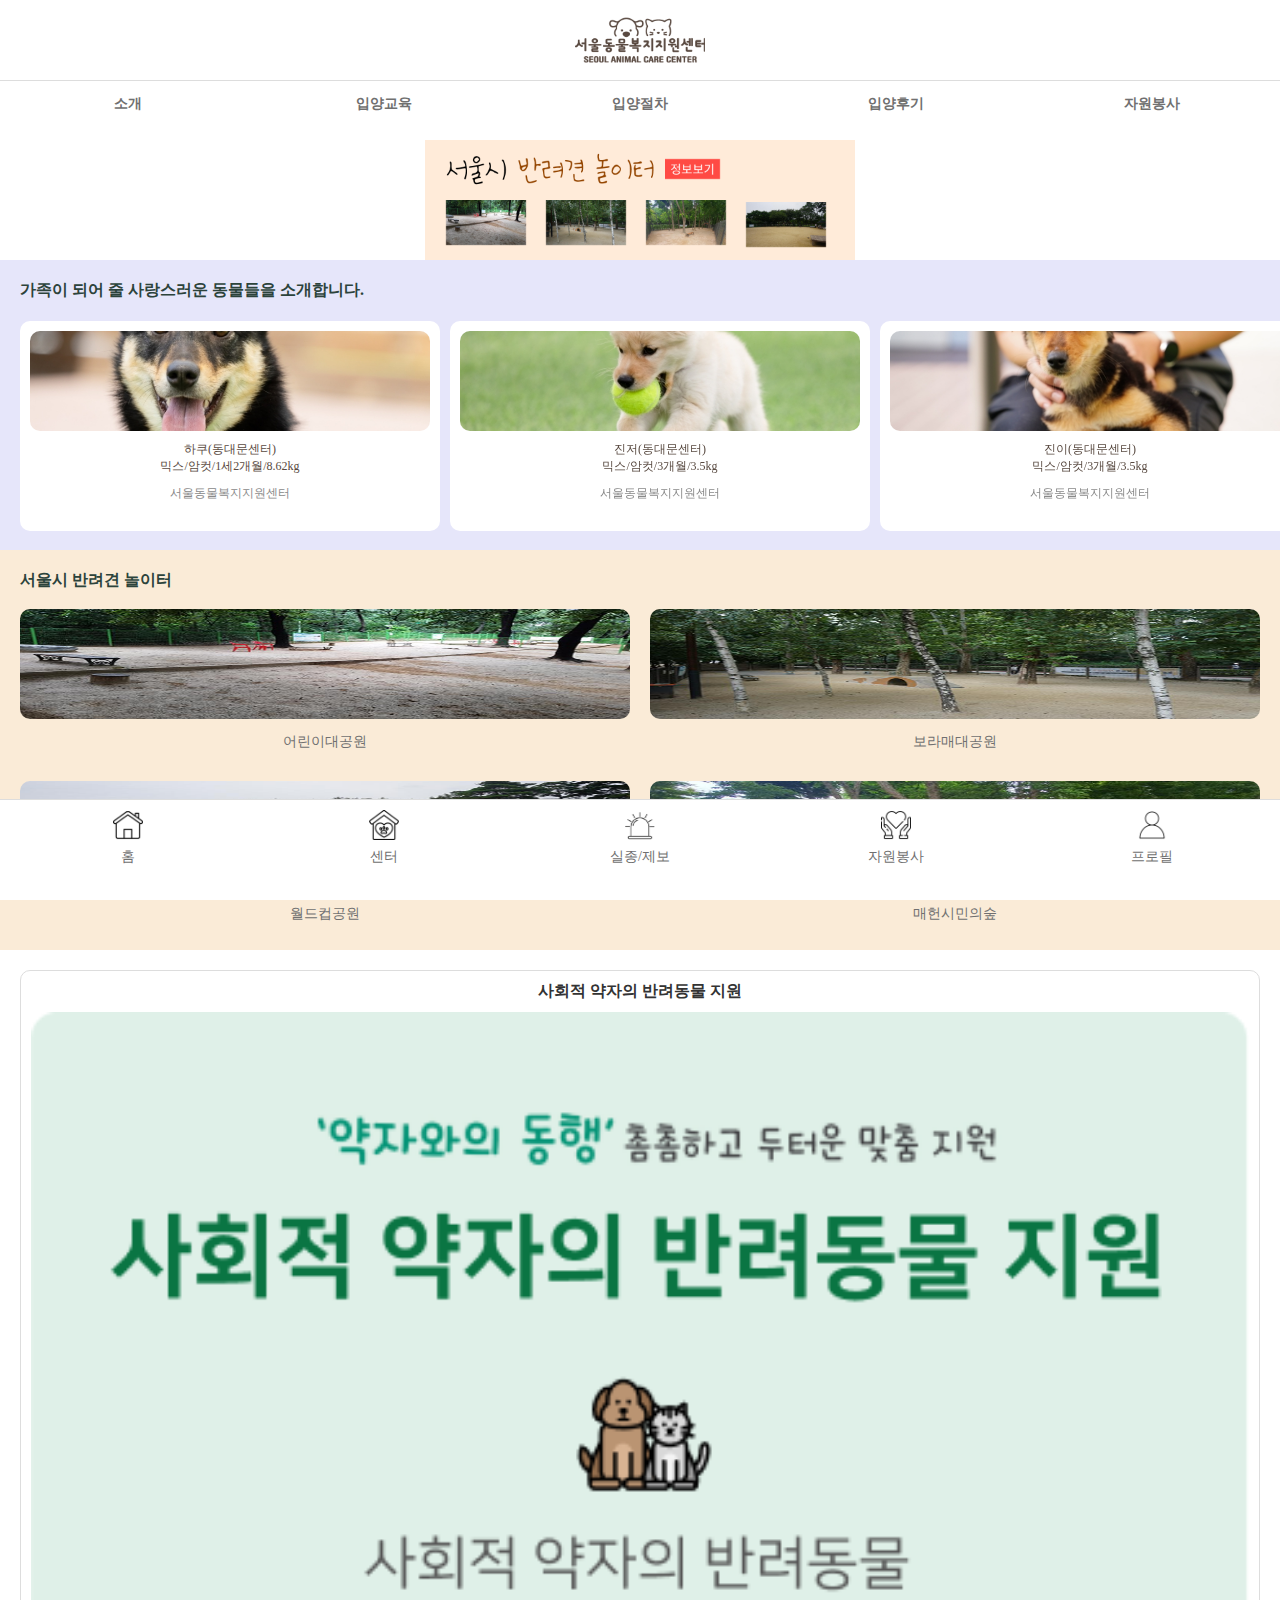
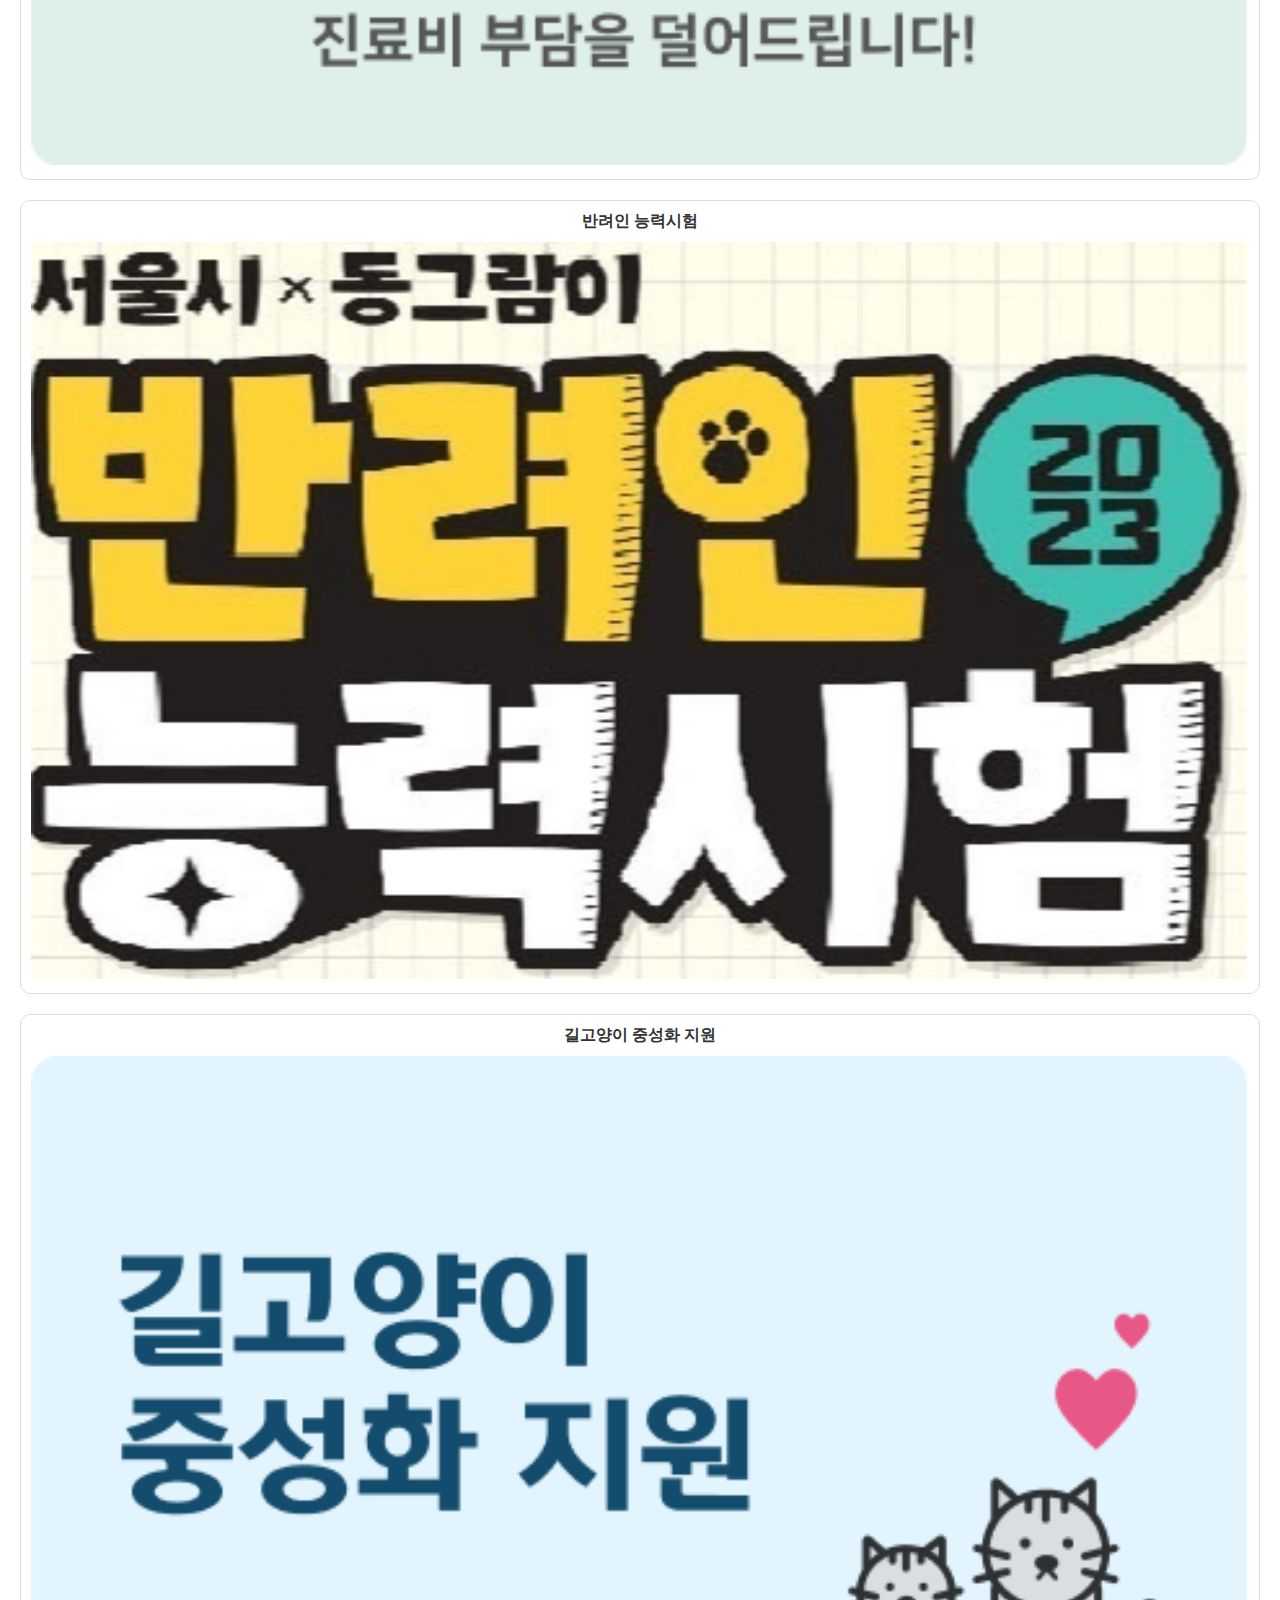
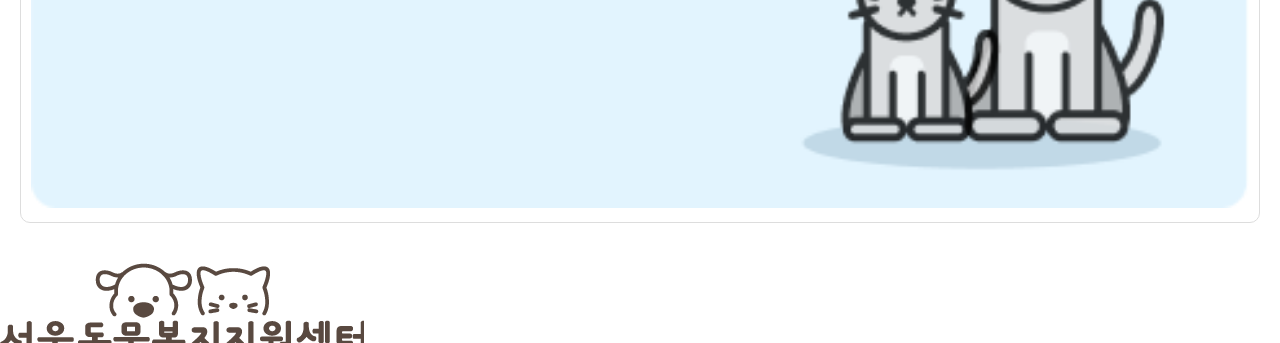
<file: index.html>
<!DOCTYPE html>
<html lang="ko">

<head>
    <meta charset="UTF-8">
    <meta name="viewport" content="width=device-width, initial-scale=1.0">
    <title>서울동물복지지원센터</title>
    <script src="https://code.jquery.com/jquery-3.7.1.js"
        integrity="sha256-eKhayi8LEQwp4NKxN+CfCh+3qOVUtJn3QNZ0TciWLP4=" crossorigin="anonymous"></script>
    <link rel="stylesheet" href="css/style.css">
    <link rel="stylesheet" href="https://cdn.jsdelivr.net/npm/swiper@11/swiper-bundle.min.css" />
</head>

<body>

    <div id="wrap">

        <header class="header">
            <h2><a href="index.html"><img src="img/logo-animalcare.png" alt=""></a></h2>
        </header>
        <section>
            <article>
                <ul class="topMenu">
                    <li><a href="vision.html">소개</a></li>
                    <li><a href="education.html">입양교육</a></li>
                    <li><a href="guide.html">입양절차</a></li>
                    <li><a href="">입양후기</a></li>
                    <li><a href="volunteer.html">자원봉사</a></li>
                </ul>
            </article>
            <article class="slide">
                <ul>
                    <li><img src="img/1.png" alt=""></li>
                    <li><img src="img/2.png" alt=""></li>
                    <li><img src="img/3.png" alt=""></li>
                </ul>
            </article>
            <article class="banner">
                <div class="text">
                    <p>가족이 되어 줄 사랑스러운 동물들을 소개합니다.</p>
                </div>
                <div class="swiper mySwiper">
                    <div class="swiper-wrapper">
                        <div class="swiper-slide">
                            <div class="inner"><a href="">
                                    <div>
                                        <img src="img/하쿠/메인.jpg" alt="">
                                        <ul>
                                            <li>하쿠(동대문센터)</li>
                                            <li>믹스/암컷/1세2개월/8.62kg</li>
                                        </ul>
                                        <div class="mark-text">서울동물복지지원센터</div>
                                    </div>
                                </a></div>
                        </div>
                        <div class="swiper-slide">
                            <div class="inner"><a href="">
                                    <div>
                                        <img src="img/진저/메인 (1).jpg" alt="">
                                        <ul>
                                            <li>진저(동대문센터)</li>
                                            <li>믹스/암컷/3개월/3.5kg</li>
                                        </ul>
                                        <div class="mark-text">서울동물복지지원센터</div>
                                    </div>
                                </a></div>
                        </div>
                        <div class="swiper-slide">
                            <div class="inner"><a href="">
                                    <div>
                                        <img src="img/진이/메인 (2).jpg" alt="">
                                        <ul>
                                            <li>진이(동대문센터)</li>
                                            <li>믹스/암컷/3개월/3.5kg</li>
                                        </ul>
                                        <div class="mark-text">서울동물복지지원센터</div>
                                    </div>
                                </a></div>
                        </div>
                        <div class="swiper-slide">
                            <div class="inner"><a href="">
                                    <div>
                                        <img src="img/정금/정금.JPG" alt="">
                                        <ul>
                                            <li>정금(마포센터-임시보호가능)</li>
                                            <li>믹스/암컷/3세 11개월/4.93kg</li>
                                        </ul>
                                        <div class="mark-text">서울동물복지지원센터</div>
                                    </div>
                                </a></div>
                        </div>
                        <div class="swiper-slide">
                            <div class="inner"><a href="">
                                    <div>
                                        <img src="img/찹쌀/찹쌀.jpg" alt="">
                                        <ul>
                                            <li>찹쌀(동대문센터)</li>
                                            <li>스피츠/수컷/2세 9개월/8.4kg</li>
                                        </ul>
                                        <div class="mark-text">서울동물복지지원센터</div>
                                    </div>
                                </a></div>
                        </div>
                        <div class="swiper-slide">
                            <div class="inner"><a href="">
                                    <div>
                                        <img src="img/천금/천금.jpg" alt="">
                                        <ul>
                                            <li>천금(마포센터-임시보호가능)</li>
                                            <li>믹스/암컷/3세 7개월/4.12kg</li>
                                        </ul>
                                        <div class="mark-text">서울동물복지지원센터</div>
                                    </div>
                                </a></div>
                        </div>
                        <div class="swiper-slide">
                            <div class="inner"><a href="">
                                    <div>
                                        <img src="img/코비/메인 (2) (1).jpg" alt="">
                                        <ul>
                                            <li>코비(입양신청마감-동대문센터)</li>
                                            <li>폼피츠/수컷/3세 2개월/9.1kg</li>
                                        </ul>
                                        <div class="mark-text">서울동물복지지원센터</div>
                                    </div>
                                </a></div>
                        </div>
                        <div class="swiper-slide">
                            <div class="inner"><a href="">
                                    <div>
                                        <img src="img/크롱/크롱.jpg" alt="">
                                        <ul>
                                            <li>크롱(마포센터-임시보호가능)</li>
                                            <li>믹스/수컷/2세 6개월/3.93kg</li>
                                        </ul>
                                        <div class="mark-text">서울동물복지지원센터</div>
                                    </div>
                                </a></div>
                        </div>
                        <div class="swiper-slide">
                            <div class="inner"><a href="">
                                    <div>
                                        <img src="img/올리/메인 (5).jpg" alt="">
                                        <ul>
                                            <li>올리(입양신청마감-동대문센터)</li>
                                            <li>믹스/수컷/3개월/3.8kg</li>
                                        </ul>
                                        <div class="mark-text">서울동물복지지원센터</div>
                                    </div>
                                </a></div>
                        </div>
                        <div class="swiper-slide">
                            <div class="inner"><a href="">
                                    <div>
                                        <img src="img/신비/KakaoTalk_20240417_155535383_16.jpg" alt="">
                                        <ul>
                                            <li>신비(동대문센터)</li>
                                            <li>폼피츠/암컷/1세 2개월/6.2kg</li>
                                        </ul>
                                        <div class="mark-text">서울동물복지지원센터</div>
                                    </div>
                                </a></div>
                        </div>
                        <div class="swiper-slide">
                            <div class="inner"><a href="">
                                    <div>
                                        <img src="img/순금/순금.jpg" alt="">
                                        <ul>
                                            <li>순금(마포센터-임시보호가능)</li>
                                            <li>비숑프리제/수컷/3세 11개월/4.05kg</li>
                                        </ul>
                                        <div class="mark-text">서울동물복지지원센터</div>
                                    </div>
                                </a></div>
                        </div>
                        <div class="swiper-slide">
                            <div class="inner"><a href="">
                                    <div>
                                        <img src="img/새로/새로.JPG" alt="">
                                        <ul>
                                            <li>새로(마포센터-임시보호가능)</li>
                                            <li>포메라니안/암컷/6세 10개월/3.3kg</li>
                                        </ul>
                                        <div class="mark-text">서울동물복지지원센터</div>
                                    </div>
                                </a></div>
                        </div>
                        <div class="swiper-slide">
                            <div class="inner"><a href="">
                                    <div>
                                        <img src="img/빙글/빙글.JPG" alt="">
                                        <ul>
                                            <li>빙글(마포센터-임시보호가능)</li>
                                            <li>믹스/암컷/6세 11개월/4.61kg</li>
                                        </ul>
                                        <div class="mark-text">서울동물복지지원센터</div>
                                    </div>
                                </a></div>
                        </div>
                        <div class="swiper-slide">
                            <div class="inner"><a href="">
                                    <div>
                                        <img src="img/버터/버터.JPG" alt="">
                                        <ul>
                                            <li>버터(마포센터-임시보호가능)</li>
                                            <li>푸들/암컷/12세 /3.22kg</li>
                                        </ul>
                                        <div class="mark-text">서울동물복지지원센터</div>
                                    </div>
                                </a></div>
                        </div>
                        <div class="swiper-slide">
                            <div class="inner"><a href="">
                                    <div>
                                        <img src="img/박이/메인 (3).jpg" alt="">
                                        <ul>
                                            <li>박이(동대문센터)</li>
                                            <li>믹스/수컷/3개월/4.7kg</li>
                                        </ul>
                                        <div class="mark-text">서울동물복지지원센터</div>
                                    </div>
                                </a></div>
                        </div>
                        <div class="swiper-slide">
                            <div class="inner"><a href="">
                                    <div>
                                        <img src="img/무화/무화.JPG" alt="">
                                        <ul>
                                            <li>무화(마포센터-임시보호중)</li>
                                            <li>말티즈/수컷/16세 /5.3kg</li>
                                        </ul>
                                        <div class="mark-text">서울동물복지지원센터</div>
                                    </div>
                                </a></div>
                        </div>
                        <div class="swiper-slide">
                            <div class="inner"><a href="">
                                    <div>
                                        <img src="img/마루/마루.jpg" alt="">
                                        <ul>
                                            <li>마루(마포센터-임시보호중)</li>
                                            <li>말티즈/수컷/12세 /2.34kg</li>
                                        </ul>
                                        <div class="mark-text">서울동물복지지원센터</div>
                                    </div>
                                </a></div>
                        </div>
                        <div class="swiper-slide">
                            <div class="inner"><a href="">
                                    <div>
                                        <img src="img/마롱/메인 (4).jpg" alt="">
                                        <ul>
                                            <li>마롱(동대문센터)</li>
                                            <li>믹스/암컷/3개월/4.2kg</li>
                                        </ul>
                                        <div class="mark-text">서울동물복지지원센터</div>
                                    </div>
                                </a></div>
                        </div>
                        <div class="swiper-slide">
                            <div class="inner"><a href="">
                                    <div>
                                        <img src="img/리듬/P1013721.jpg" alt="">
                                        <ul>
                                            <li>리듬(마포센터)</li>
                                            <li>믹스/암컷/3세 2개월/3.62kg</li>
                                        </ul>
                                        <div class="mark-text">서울동물복지지원센터</div>
                                    </div>
                                </a></div>
                        </div>
                        <div class="swiper-slide">
                            <div class="inner"><a href="">
                                    <div>
                                        <img src="img/루팡/루팡.jpg" alt="">
                                        <ul>
                                            <li>루팡(마포센터-임시보호가능)</li>
                                            <li>믹스/암컷/5세 1개월/4.45kg</li>
                                        </ul>
                                        <div class="mark-text">서울동물복지지원센터</div>
                                    </div>
                                </a></div>
                        </div>
                        <div class="swiper-slide">
                            <div class="inner"><a href="">
                                    <div>
                                        <img src="img/로이스/로이스.JPG" alt="">
                                        <ul>
                                            <li>로이스(마포센터-입양전제임보만가능)</li>
                                            <li>믹스/수컷/4세 2개월/5.98kg</li>
                                        </ul>
                                        <div class="mark-text">서울동물복지지원센터</div>
                                    </div>
                                </a></div>
                        </div>
                        <div class="swiper-slide">
                            <div class="inner"><a href="">
                                    <div>
                                        <img src="img/라면/FQ_09793.jpg" alt="">
                                        <ul>
                                            <li>라면(마포센터)</li>
                                            <li>푸들/수컷/6세 2개월/3.9kg</li>
                                        </ul>
                                        <div class="mark-text">서울동물복지지원센터</div>
                                    </div>
                                </a></div>
                        </div>
                        <div class="swiper-slide">
                            <div class="inner"><a href="">
                                    <div>
                                        <img src="img/라니/240504_DSC08848-2.jpg" alt="">
                                        <ul>
                                            <li>라니(동대문센터)</li>
                                            <li>닥스훈트/수컷/1세 7개월/4.37kg</li>
                                        </ul>
                                        <div class="mark-text">서울동물복지지원센터</div>
                                    </div>
                                </a></div>
                        </div>
                        <div class="swiper-slide">
                            <div class="inner"><a href="">
                                    <div>
                                        <img src="img/덕순이/240504_DSC09399-3.jpg" alt="">
                                        <ul>
                                            <li>덕순이(임시보호 가능-동대문센터)</li>
                                            <li>믹스/암컷/8개월/7.0kg</li>
                                        </ul>
                                        <div class="mark-text">서울동물복지지원센터</div>
                                    </div>
                                </a></div>
                        </div>
                        <div class="swiper-slide">
                            <div class="inner"><a href="">
                                    <div>
                                        <img src="img/닝구/P1010211.JPG" alt="">
                                        <ul>
                                            <li>닝구(마포센터)</li>
                                            <li>믹스/암컷/3세 3개월/5.57kg</li>
                                        </ul>
                                        <div class="mark-text">서울동물복지지원센터</div>
                                    </div>
                                </a></div>
                        </div>
                        <div class="swiper-slide">
                            <div class="inner"><a href="">
                                    <div>
                                        <img src="img/넝쿨/넝쿨.JPG" alt="">
                                        <ul>
                                            <li>넝쿨(마포센터)</li>
                                            <li>믹스/암컷/3세 3개월/4.05kg</li>
                                        </ul>
                                        <div class="mark-text">서울동물복지지원센터</div>
                                    </div>
                                </a></div>
                        </div>
                        <div class="swiper-slide">
                            <div class="inner"><a href="">
                                    <div>
                                        <img src="img/너플/나플.JPG" alt="">
                                        <ul>
                                            <li>나플(마포센터-입양전제임시보호만가능)</li>
                                            <li>믹스/암컷/2세 4개월/4.84kg</li>
                                        </ul>
                                        <div class="mark-text">서울동물복지지원센터</div>
                                    </div>
                                </a></div>
                        </div>
                        <div class="swiper-slide">
                            <div class="inner"><a href="">
                                    <div>
                                        <img src="img/너도/너도.JPG" alt="">
                                        <ul>
                                            <li>너도(마포센터-입양전제임보만가능)</li>
                                            <li>믹스/암컷/1세 4개월/5.35kg</li>
                                        </ul>
                                        <div class="mark-text">서울동물복지지원센터</div>
                                    </div>
                                </a></div>
                        </div>
                        <div class="swiper-slide">
                            <div class="inner"><a href="">
                                    <div>
                                        <img src="img/남주/남주.JPG" alt="">
                                        <ul>
                                            <li>남주(마포센터-입양전제임보만가능)</li>
                                            <li>믹스/암컷/3세 4개월/3.02kg</li>
                                        </ul>
                                        <div class="mark-text">서울동물복지지원센터</div>
                                    </div>
                                </a></div>
                        </div>
                        <div class="swiper-slide">
                            <div class="inner"><a href="">
                                    <div>
                                        <img src="img/나노/나노.jpg" alt="">
                                        <ul>
                                            <li>나노(마포센터-임시보호가능)</li>
                                            <li>믹스/수컷/4세 3개월/7.95kg</li>
                                        </ul>
                                        <div class="mark-text">서울동물복지지원센터</div>
                                    </div>
                                </a></div>
                        </div>
                        <div class="swiper-slide">
                            <div class="inner"><a href="">
                                    <div>
                                        <img src="img/계피/계피.JPG" alt="">
                                        <ul>
                                            <li>계피(마포센터)</li>
                                            <li>믹스/암컷/3세 5개월/3.1kg</li>
                                        </ul>
                                        <div class="mark-text">서울동물복지지원센터</div>
                                    </div>
                                </a></div>
                        </div>
                        <div class="swiper-slide">
                            <div class="inner"><a href="">
                                    <div>
                                        <img src="img/강플/강플.JPG" alt="">
                                        <ul>
                                            <li>강플(마포센터-임시보호가능)</li>
                                            <li>믹스/암컷/3세 5개월/6.4kg</li>
                                        </ul>
                                        <div class="mark-text">서울동물복지지원센터</div>
                                    </div>
                                </a></div>
                        </div>
                        <div class="swiper-slide">
                            <div class="inner">
                                <a href="">
                                    <div>
                                        <img src="img/가나/가나.JPG" alt="">
                                        <ul>
                                            <li>가나(마포센터-임시보호가능)</li>
                                            <li>믹스/암컷/2세 5개월/6.24kg</li>
                                        </ul>
                                        <div class="mark-text">서울동물복지지원센터</div>
                                    </div>
                                </a>
                            </div>
                        </div>

                    </div>
                </div>
            </article>
            <article class="play-ground">
                <h2>서울시 반려견 놀이터</h2>
                <a href="">더보기</a>
                <div class="play-inner">
                    <ul>
                        <li><a href=""><img src="img/childpark.png" alt=""></a>
                            <p>어린이대공원</p>
                        </li>
                        <li><a href=""><img src="img/borame.png" alt=""></a>
                            <p>보라매대공원</p>
                        </li>
                        <li><a href=""><img src="img/worldcup.png" alt=""></a>
                            <p>월드컵공원</p>
                        </li>
                        <li><a href=""><img src="img/mehyun.png" alt=""></a>
                            <p>매헌시민의숲</p>
                        </li>
                    </ul>
                </div>
            </article>
            <article class="content">
                <ul>
                    <li>
                        <div class="inner">
                            <a href="">
                                <h2>사회적 약자의 반려동물 지원</h2>
                                <img src="img/hospital.png" alt="">
                            </a>

                        </div>
                    </li>
                    <li>
                        <div class="inner">
                            <a href="">
                                <h2>반려인 능력시험</h2>
                                <img src="img/testposter.png" alt="">
                            </a>

                        </div>
                    </li>
                    <li>
                        <div class="inner">
                            <a href="">
                                <h2>길고양이 중성화 지원</h2>
                                <img src="img/catsupport.png" alt="">
                            </a>

                        </div>
                    </li>
                </ul>
            </article>

            <article>
                <ul class="tabMenu">
                    <li><a href="index.html"><img src="img/home.png" alt="">
                            <p>홈</p>
                        </a></li>

                    <li><a href=""><img src="img/center2.png" alt="">
                            <p>센터</p>
                        </a></li>
                    <li><a href=""><img src="img/siren.png" alt="">
                            <p>실종/제보</p>
                        </a></li>
                    <li><a href="volunteer.html"><img src="img/free.png" alt="">
                            <p>자원봉사</p>
                        </a></li>
                    <li><a href=""><img src="img/pro.png" alt="">
                            <p>프로필</p>
                        </a></li>
                </ul>
            </article>
        </section>
        <section class="splash">
            <img src="img/logo-animalcare.png" alt="">
        </section>
        <footer></footer>
    </div>
    <script src="js/script.js"></script>
    <script src="https://cdn.jsdelivr.net/npm/swiper@11/swiper-bundle.min.js"></script>
    <script>
        var swiper = new Swiper(".mySwiper", {
            slidesPerView: 3,
            spaceBetween: 10,
            freeMode: true,
            pagination: {
                el: ".swiper-pagination",
                clickable: true,
            },
        });
    </script>
</body>

</html>
</file>
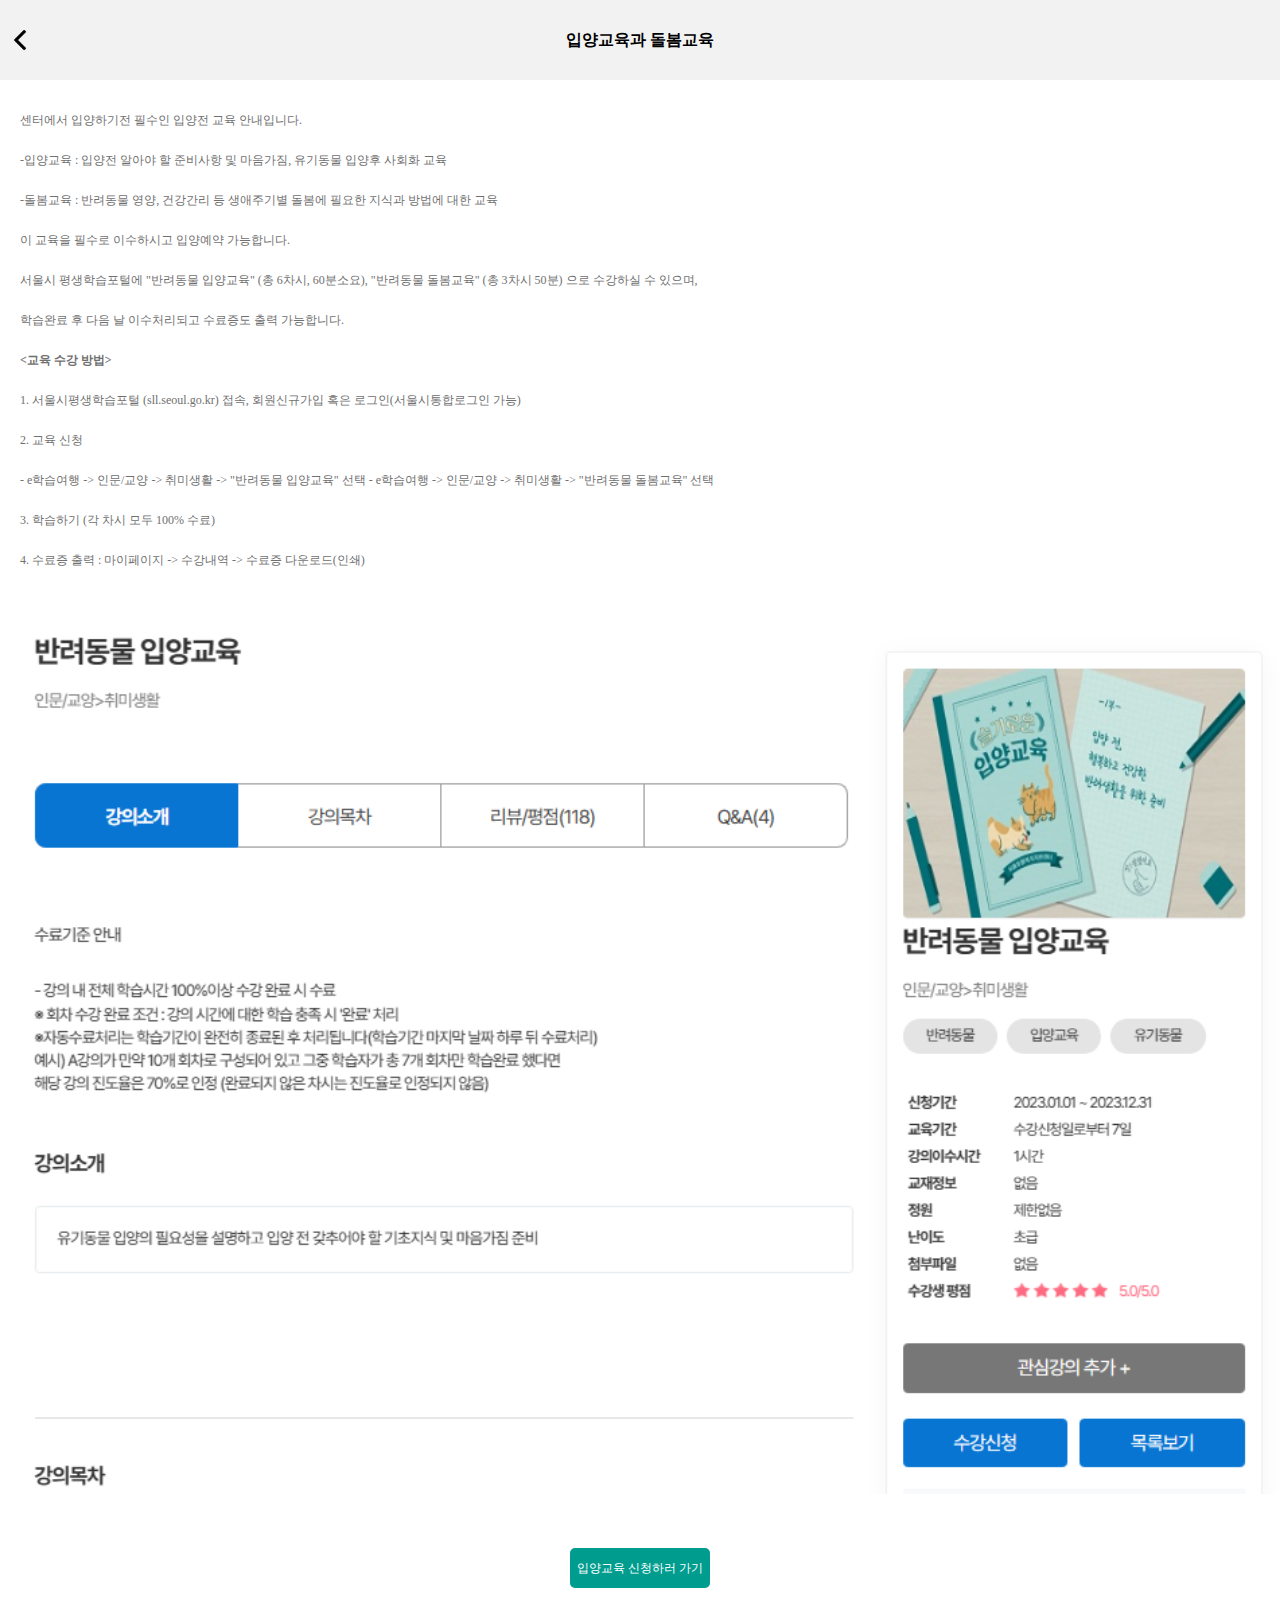
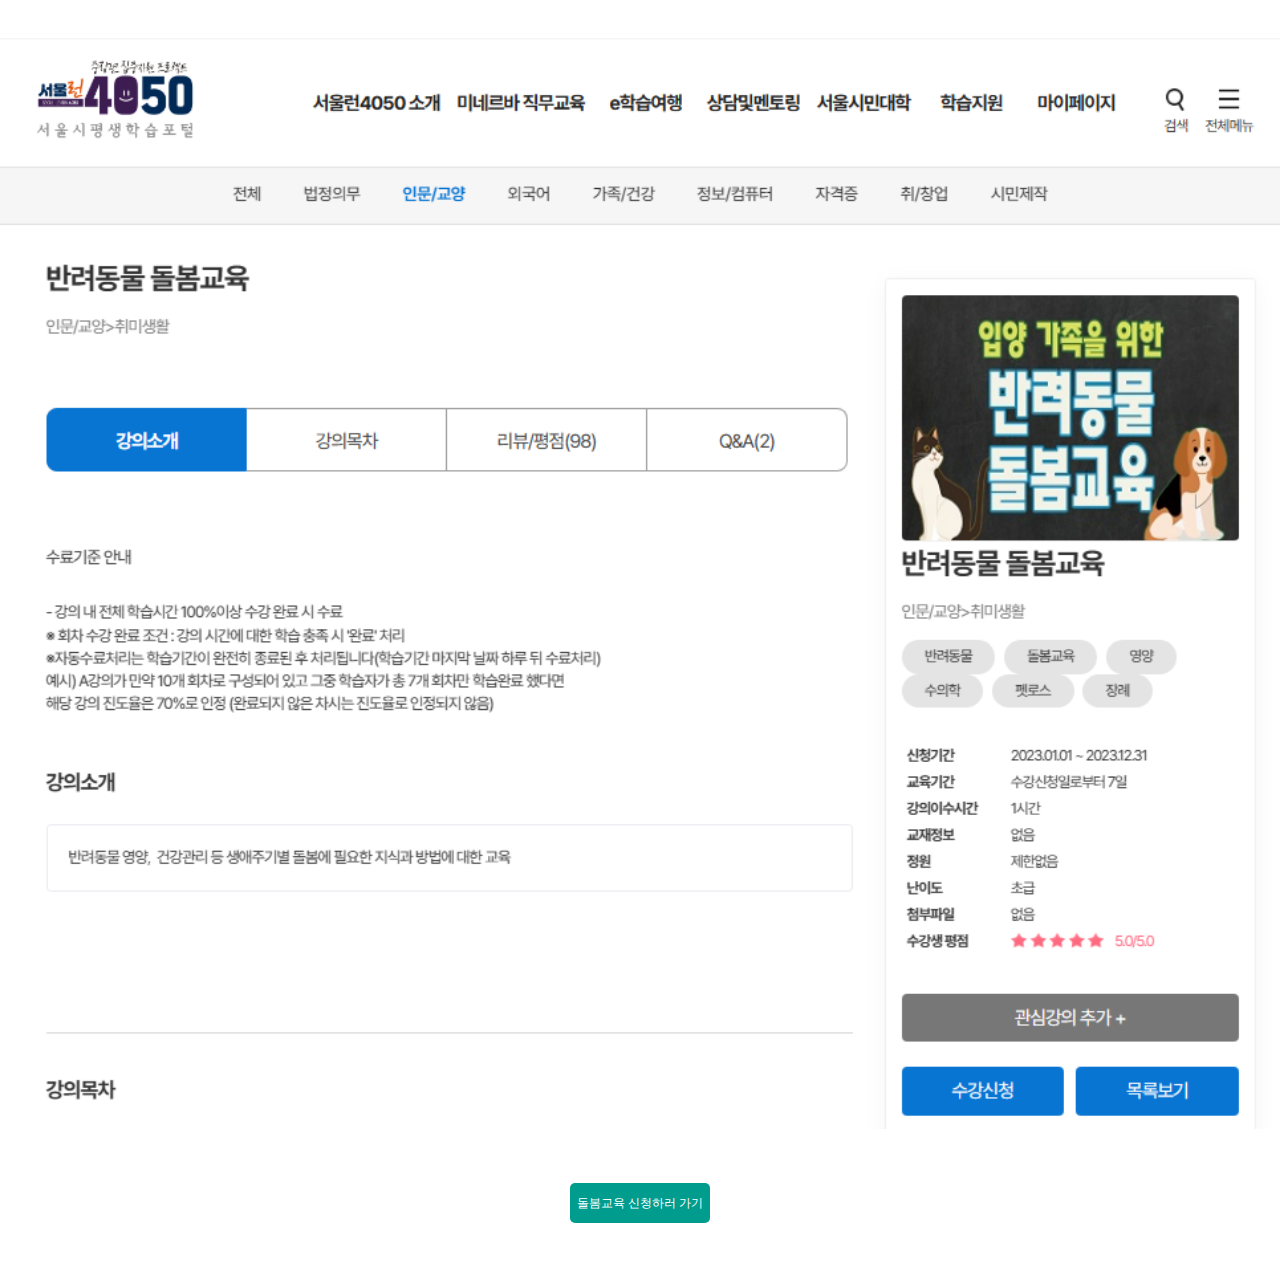
<file: education.html>
<!DOCTYPE html>
<html lang="ko">

<head>
    <meta charset="UTF-8">
    <meta name="viewport" content="width=device-width, initial-scale=1.0">
    <title>입양교육</title>
    <link rel="stylesheet" href="css/education.css">
</head>

<body>
    <div id="wrap">
        <header>
            <h2>입양교육과 돌봄교육</h2>
            <a href="index.html"><img src="img/left.png" alt=""></a>
        </header>
        <article class="text">
            <p>센터에서 입양하기전 필수인 입양전 교육 안내입니다.
                <br>

                -입양교육 : 입양전 알아야 할 준비사항 및 마음가짐, 유기동물 입양후 사회화 교육
                <br>

                -돌봄교육 : 반려동물 영양, 건강간리 등 생애주기별 돌봄에 필요한 지식과 방법에 대한 교육
                <br>

                이 교육을 필수로 이수하시고 입양예약 가능합니다.
                <br>
                서울시 평생학습포털에 "반려동물 입양교육" (총 6차시, 60분소요), "반려동물 돌봄교육" (총 3차시 50분) 으로 수강하실 수 있으며,
                <br>
                학습완료 후 다음 날 이수처리되고 수료증도 출력 가능합니다.
                <br>

                <strong>
                    <교육 수강 방법>
                </strong>
                <br>

                1. 서울시평생학습포털 (sll.seoul.go.kr) 접속, 회원신규가입 혹은 로그인(서울시통합로그인 가능)
                <br>

                2. 교육 신청
                <br>
                - e학습여행 -> 인문/교양 -> 취미생활 -> "반려동물 입양교육" 선택

                - e학습여행 -> 인문/교양 -> 취미생활 -> "반려동물 돌봄교육" 선택

                <br>
                3. 학습하기 (각 차시 모두 100% 수료)
                <br>

                4. 수료증 출력 : 마이페이지 -> 수강내역 -> 수료증 다운로드(인쇄)<br>
            </p>
        </article>
        <article class="edu">
            <img src="img/입양교육.png" alt="">
            <div class="box">
                <p>입양교육 신청하러 가기</p>
            </div>
        </article>
        <article class="edu">
            <img src="img/돌봄교육.png" alt="">
            <div class="box">
                <p>돌봄교육 신청하러 가기</p>
            </div>
        </article>
    </div>
</body>

</html>
</file>
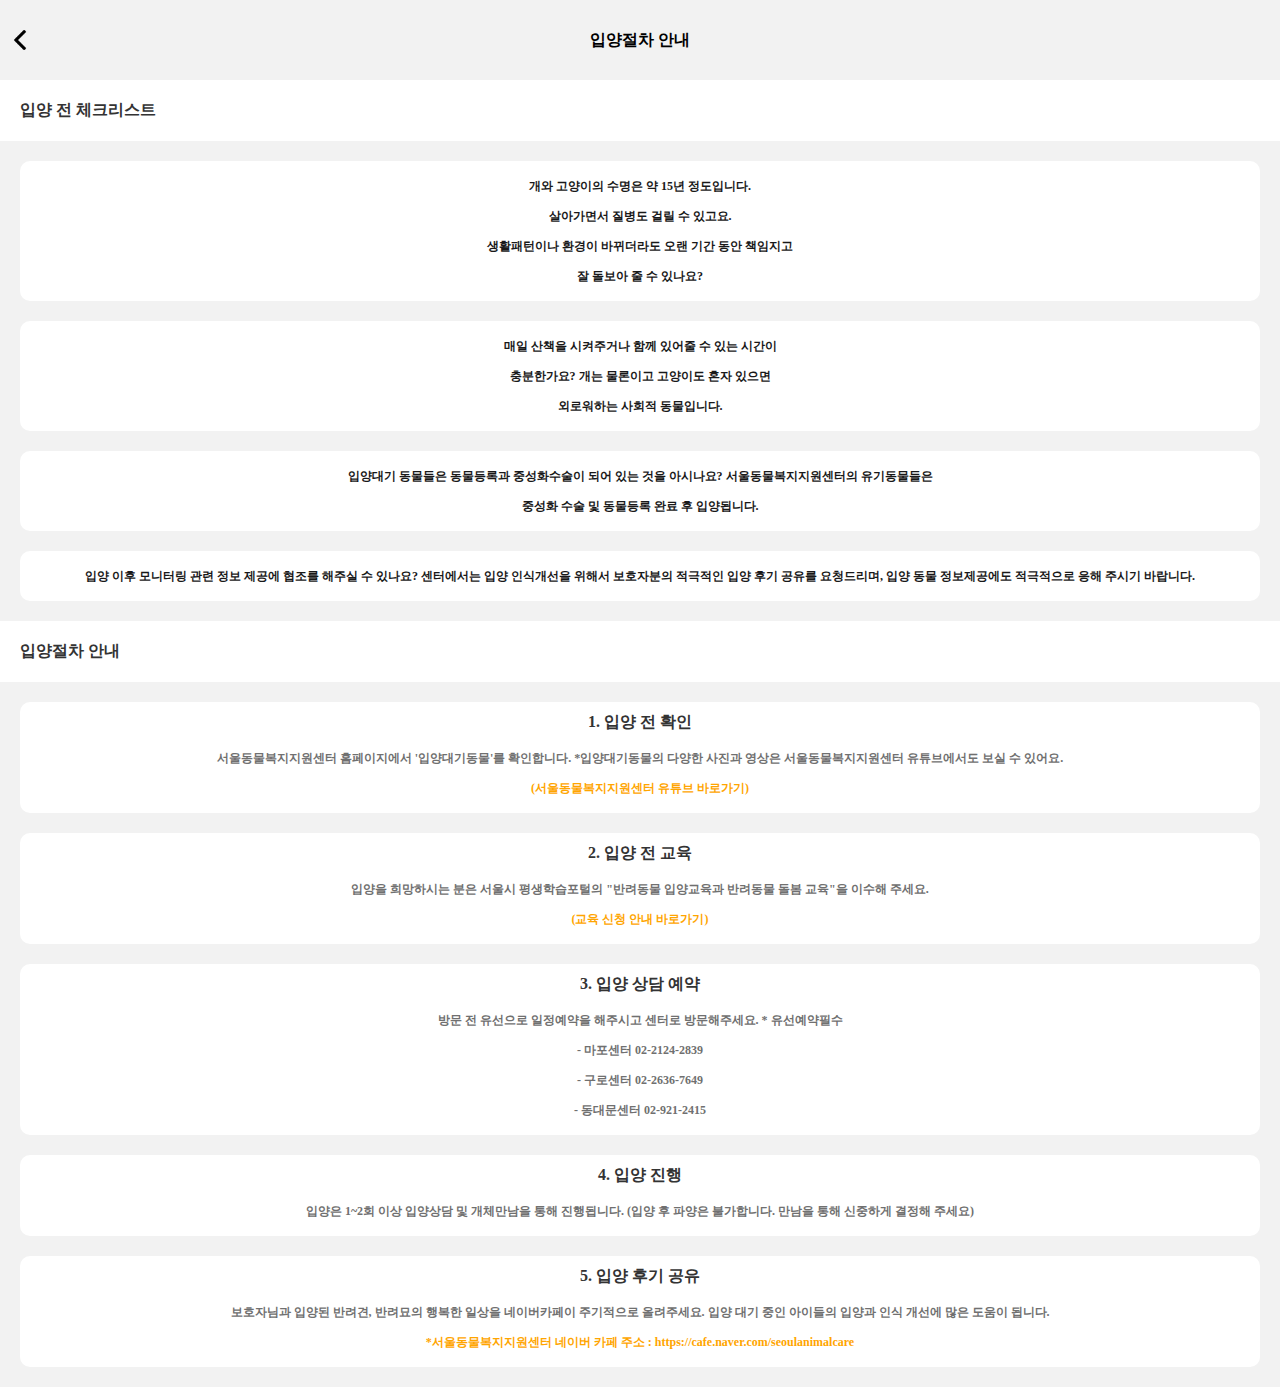
<file: guide.html>
<!DOCTYPE html>
<html lang="ko">

<head>
    <meta charset="UTF-8">
    <meta name="viewport" content="width=device-width, initial-scale=1.0">
    <title>입양절차</title>
    <link rel="stylesheet" href="css/guide.css">
</head>

<body>
    <div id="wrap">
        <header>
            <h2>입양절차 안내</h2>
            <a href="index.html"><img src="img/left.png" alt=""></a>
        </header>
        <section>
            <h4>입양 전 체크리스트</h4>
            <article class="content">
                <ul>
                    <li>

                        <p>개와 고양이의 수명은 약 15년 정도입니다.<br>
                            살아가면서 질병도 걸릴 수 있고요.<br>
                            생활패턴이나 환경이 바뀌더라도 오랜 기간 동안 책임지고<br>
                            잘 돌보아 줄 수 있나요?</p>

                    </li>
                    <li>
                        <p>매일 산책을 시켜주거나 함께 있어줄 수 있는 시간이<br> 충분한가요?
                            개는 물론이고 고양이도 혼자 있으면 <br>외로워하는 사회적 동물입니다.</p>
                    </li>
                    <li>
                        <p>입양대기 동물들은 동물등록과 중성화수술이 되어 있는 것을 아시나요?
                            서울동물복지지원센터의 유기동물들은<br>
                            중성화 수술 및 동물등록 완료 후 입양됩니다.</p>
                    </li>
                    <li>
                        <p>입양 이후 모니터링 관련 정보 제공에 협조를 해주실 수 있나요?
                            센터에서는 입양 인식개선을 위해서 보호자분의 적극적인 입양 후기 공유를
                            요청드리며, 입양 동물 정보제공에도 적극적으로 응해 주시기 바랍니다.
                        </p>

                    </li>
                </ul>
            </article>
        </section>
        <section>
            <h4>
                입양절차 안내
            </h4>
            <article class="content">
                <ul>
                    <li>
                        <h5>1. 입양 전 확인</h5>
                        <p class="c2">서울동물복지지원센터 홈페이지에서 '입양대기동물'를 확인합니다.
                            *입양대기동물의 다양한 사진과 영상은 서울동물복지지원센터
                            유튜브에서도 보실 수 있어요.
                            <br><a href="https://www.youtube.com/channel/UCiVAmmAhogyGENI2Kjac_Rg">(서울동물복지지원센터 유튜브
                                바로가기)</a>
                        </p>

                    </li>
                    <li>
                        <h5>2. 입양 전 교육</h5>
                        <p class="c2">입양을 희망하시는 분은 서울시 평생학습포털의 "반려동물 입양교육과 반려동물 돌봄 교육"을 이수해 주세요.<br>
                            <a href="education.html">(교육 신청 안내 바로가기)</a>
                        </p>

                    </li>
                    <li>
                        <h5>3. 입양 상담 예약</h5>
                        <p class="c2">방문 전 유선으로 일정예약을 해주시고 센터로 방문해주세요.
                            * 유선예약필수<br>
                            - 마포센터 02-2124-2839<br>
                            - 구로센터 02-2636-7649<br>
                            - 동대문센터 02-921-2415</p>
                    </li>
                    <li>
                        <h5>4. 입양 진행</h5>
                        <p class="c2">입양은 1~2회 이상 입양상담 및 개체만남을 통해 진행됩니다.
                            (입양 후 파양은 불가합니다. 만남을 통해 신중하게 결정해 주세요)</p>
                    </li>
                    <li>
                        <h5>5. 입양 후기 공유</h5>
                        <p class="c2">보호자님과 입양된 반려견, 반려묘의 행복한 일상을 네이버카페이 주기적으로 올려주세요.
                            입양 대기 중인 아이들의 입양과 인식 개선에 많은 도움이 됩니다.<br>
                            <a href="https://cafe.naver.com/seoulanimalcare">*서울동물복지지원센터 네이버 카페 주소 :
                                https://cafe.naver.com/seoulanimalcare</a>
                        </p>
                    </li>
                </ul>
            </article>
        </section>
    </div>
</body>

</html>
</file>
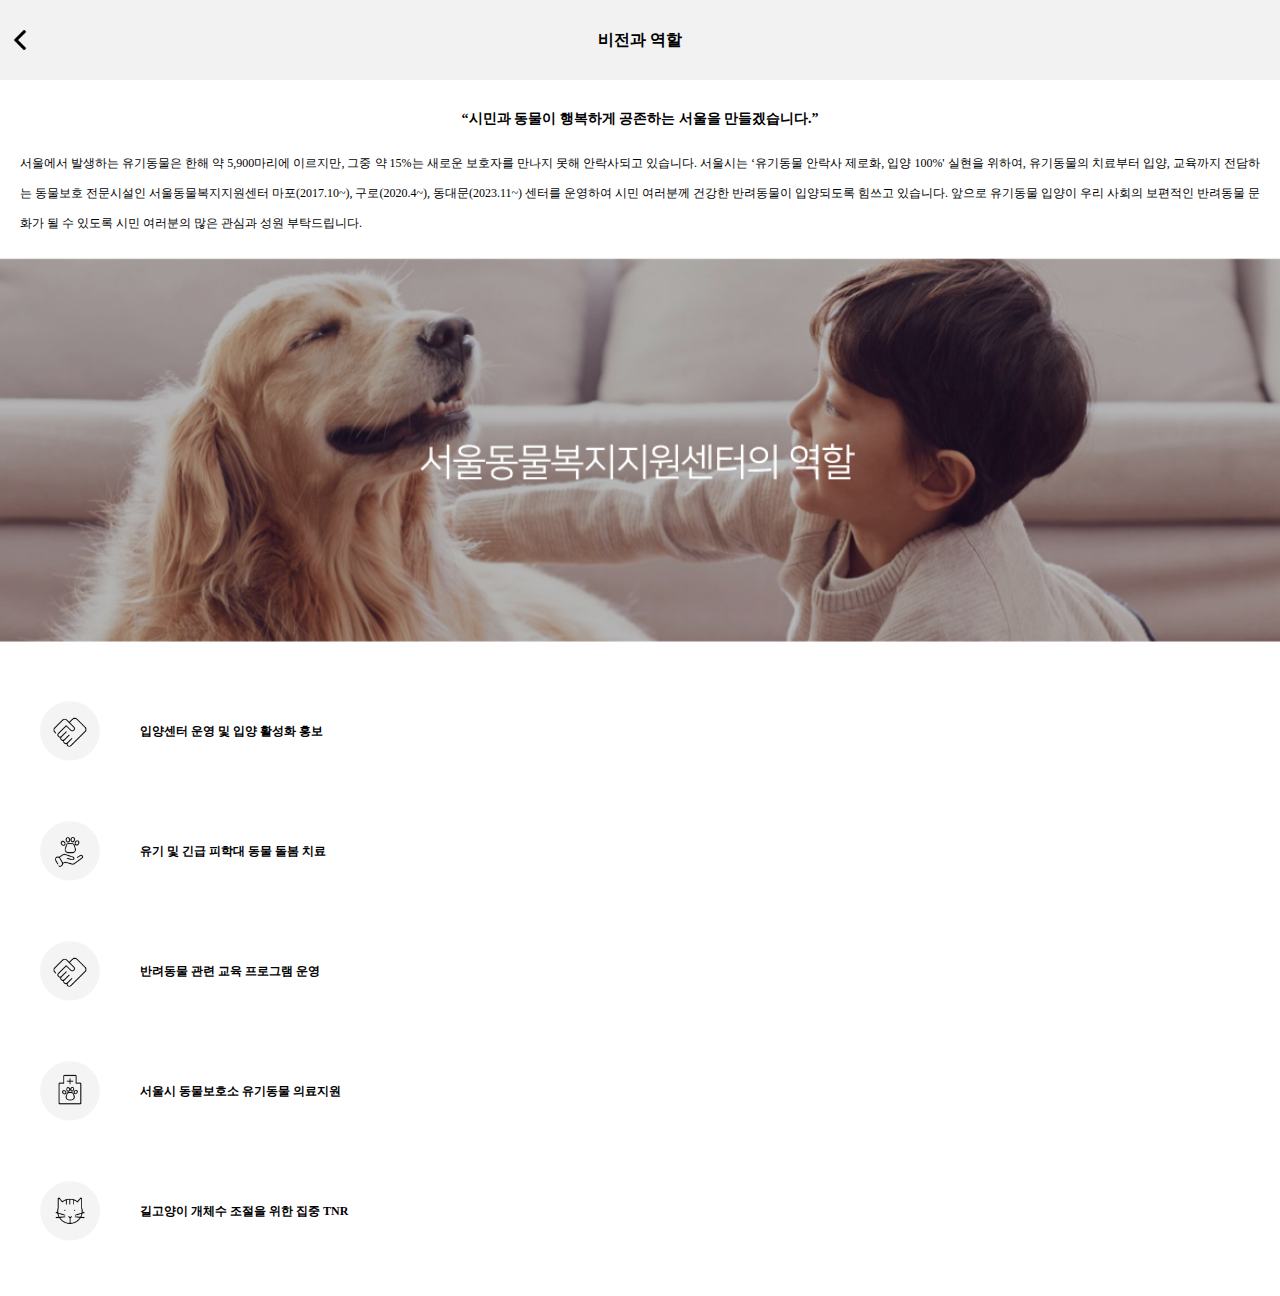
<file: vision.html>
<!DOCTYPE html>
<html lang="ko">

<head>
    <meta charset="UTF-8">
    <meta name="viewport" content="width=device-width, initial-scale=1.0">
    <title>비전과역할</title>
    <link rel="stylesheet" href="css/vision.css">
</head>

<body>
    <div id="wrap">
        <header>
            <h2>비전과 역할</h2>
            <a href="index.html"><img src="img/left.png" alt=""></a>
        </header>
        <article>
            <h3>“시민과 동물이 행복하게 공존하는 서울을 만들겠습니다.”</h3>
            <p>서울에서 발생하는 유기동물은 한해 약 5,900마리에 이르지만,
                그중 약 15%는 새로운 보호자를 만나지 못해 안락사되고 있습니다.
                서울시는 ‘유기동물 안락사 제로화, 입양 100%' 실현을 위하여,
                유기동물의 치료부터 입양, 교육까지 전담하는 동물보호 전문시설인 서울동물복지지원센터 마포(2017.10~), 구로(2020.4~), 동대문(2023.11~) 센터를 운영하여
                시민 여러분께 건강한 반려동물이 입양되도록 힘쓰고 있습니다.
                앞으로 유기동물 입양이 우리 사회의 보편적인 반려동물 문화가 될 수 있도록
                시민 여러분의 많은 관심과 성원 부탁드립니다.
            </p>
        </article>
        <article class="vision">
            <img src="img/vision.png" alt="">
            <div class="box">
                <ul>
                    <li><img src="img/운영.png" alt="">
                        <p>입양센터 운영 및
                            입양 활성화 홍보</p>
                    </li>

                    <li><img src="img/치료.png" alt="">
                        <p>유기 및 긴급 피학대
                            동물 돌봄 치료</p>
                    </li>
                    <li><img src="img/운영.png" alt="">
                        <p>반려동물 관련
                            교육 프로그램 운영</p>
                    </li>
                    <li><img src="img/의료.png" alt="">
                        <p>서울시 동물보호소
                            유기동물 의료지원</p>
                    </li>
                    <li><img src="img/개체.png" alt="">
                        <p>길고양이 개체수 조절을
                            위한 집중 TNR
                        </p>
                    </li>
                </ul>
            </div>

        </article>
    </div>
</body>

</html>
</file>
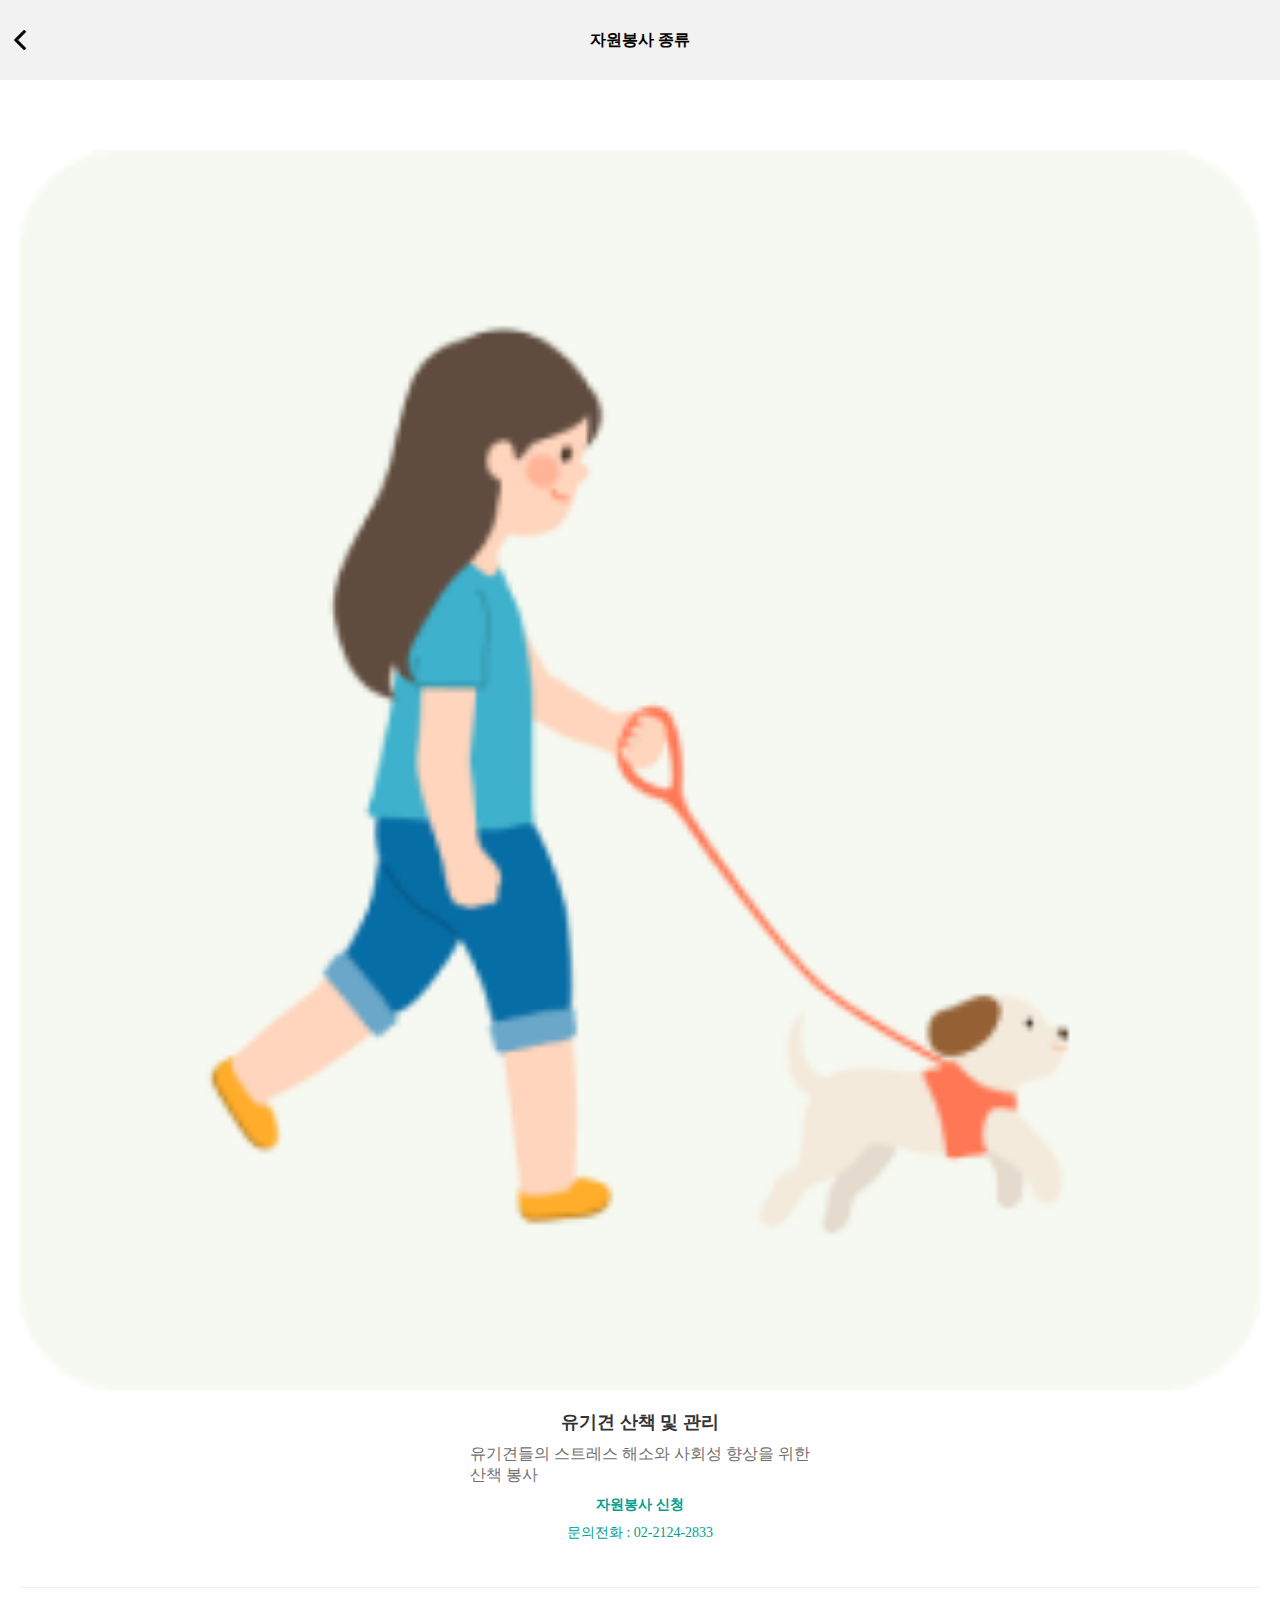
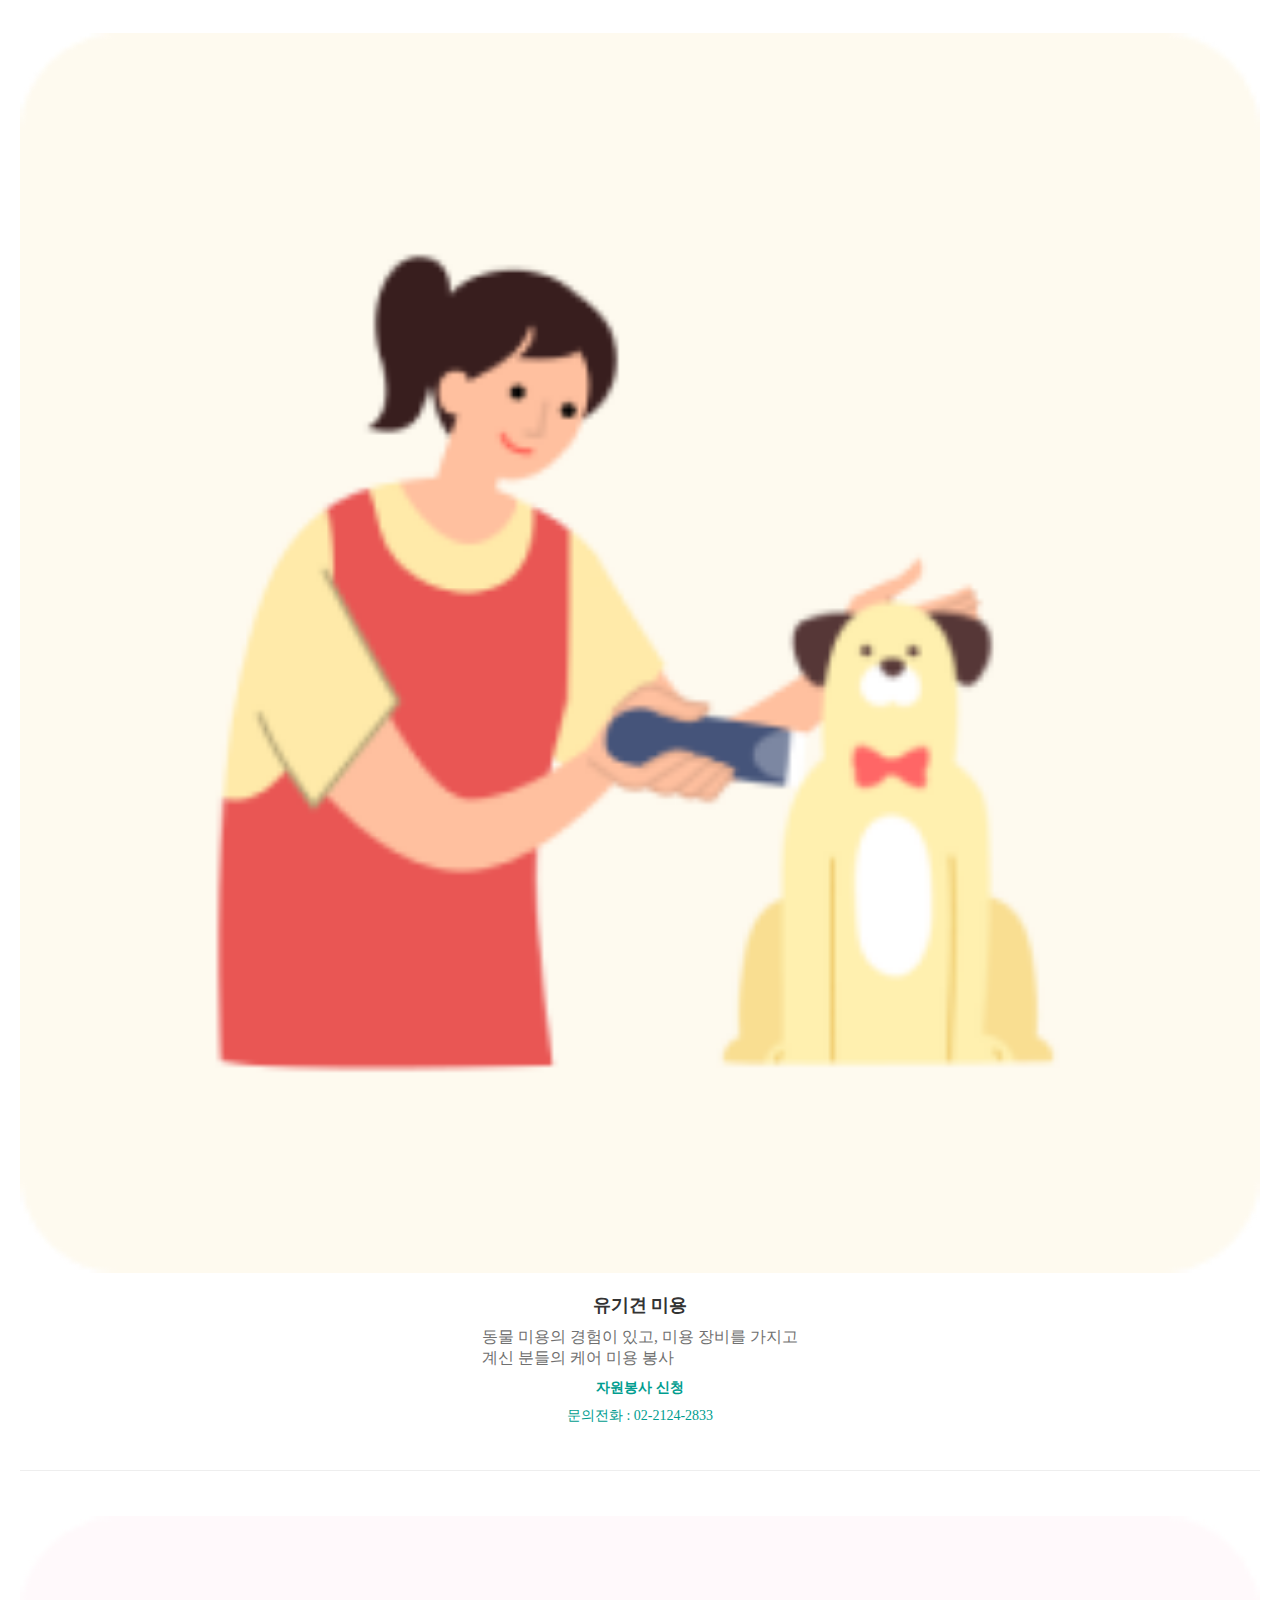
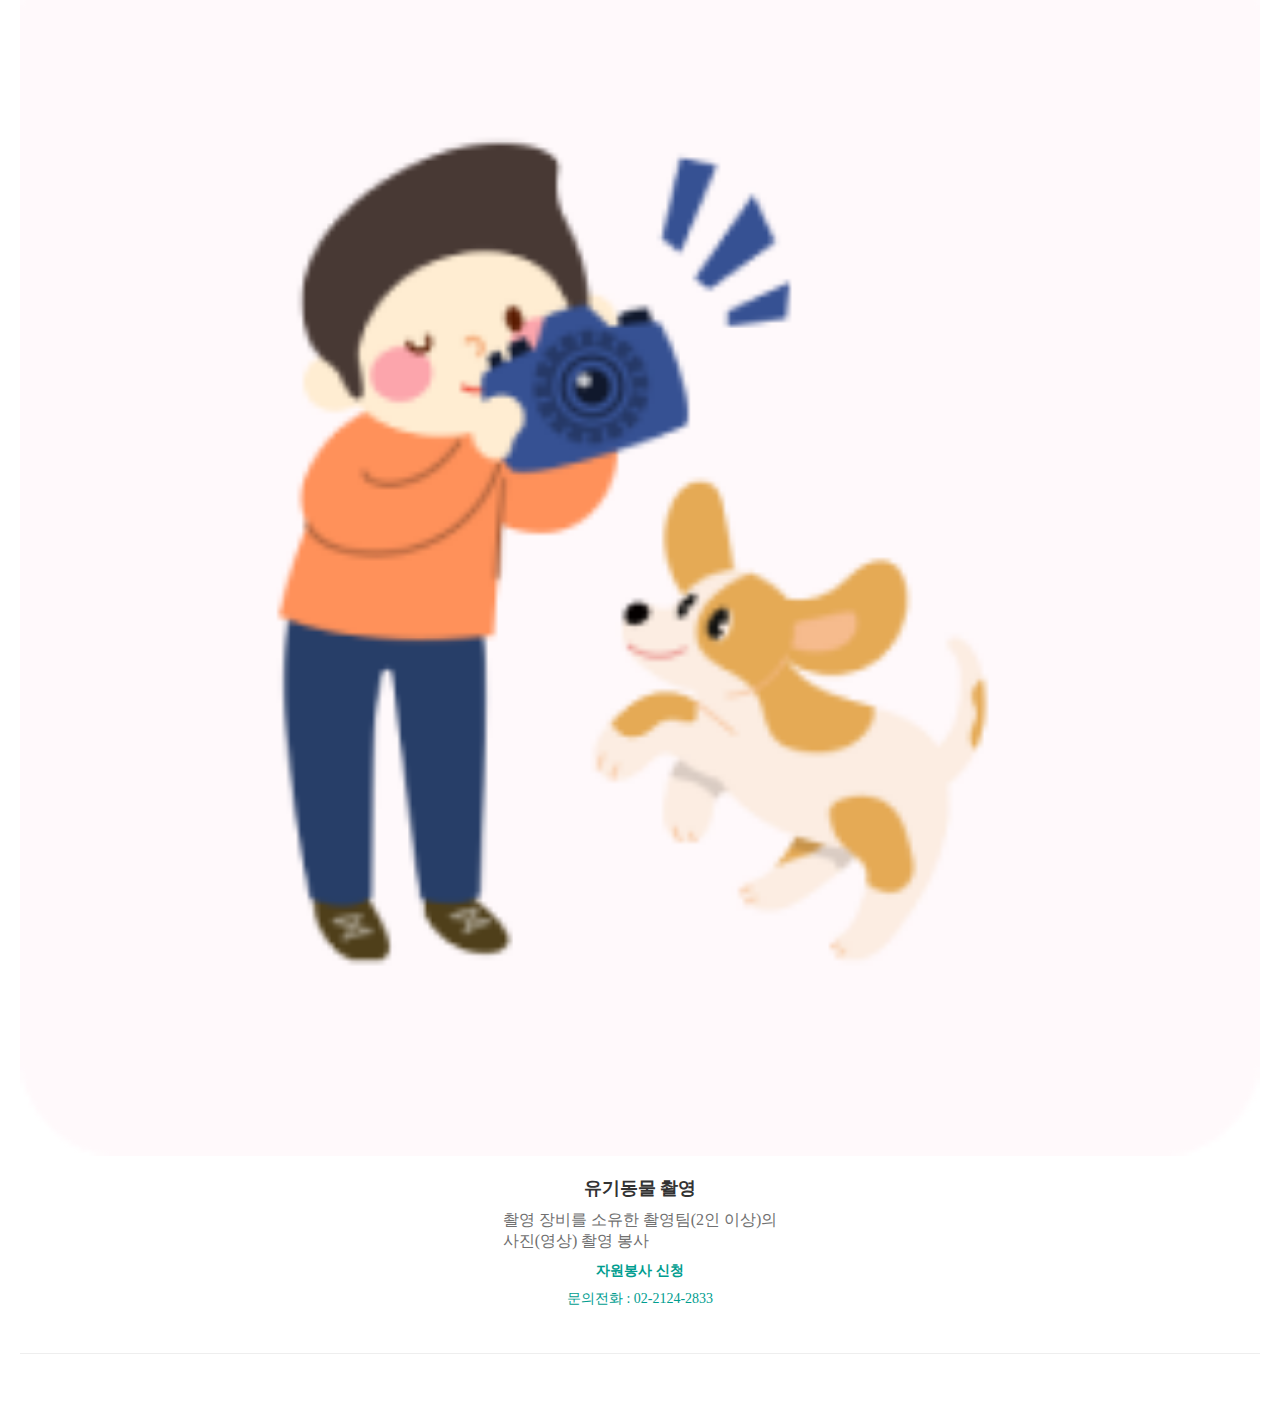
<file: volunteer.html>
<!DOCTYPE html>
<html lang="ko">

<head>
    <meta charset="UTF-8">
    <meta name="viewport" content="width=device-width, initial-scale=1.0">
    <title>자원봉사</title>
    <link rel="stylesheet" href="css/volunteer.css">
</head>

<body>
    <div id="wrap">

        <header>
            <h2>자원봉사 종류</h2>
            <a href="index.html"><img src="img/left.png" alt=""></a>
        </header>
        <section>
            <article class="content">
                <ul>
                    <li><img src="img/산책.png" alt="">
                        <div class="inner">
                            <h4>유기견 산책 및 관리</h4>
                            <a href="">유기견들의 스트레스 해소와 사회성 향상을 위한<br> 산책 봉사</a>
                            <p> <strong>자원봉사 신청</strong></p>
                            <p>문의전화 : 02-2124-2833</p>
                        </div>
                    </li>
                    <li><img src="img/미용.png" alt="">
                        <div class="inner">
                            <h4>유기견 미용</h4>
                            <a href="">동물 미용의 경험이 있고, 미용 장비를 가지고<br> 계신 분들의 케어 미용 봉사</a>
                            <p> <strong>자원봉사 신청</strong></p>
                            <p>문의전화 : 02-2124-2833</p>
                        </div>
                    </li>
                    <li><img src="img/촬영.png" alt="">
                        <div class="inner">
                            <h4>유기동물 촬영</h4>
                            <a href="">촬영 장비를 소유한 촬영팀(2인 이상)의<br> 사진(영상) 촬영 봉사
                                <p> <strong>자원봉사 신청</strong></p>
                                <p>문의전화 : 02-2124-2833</p>
                        </div>
                    </li>
                </ul>
            </article>
        </section>
    </div>

</body>

</html>
</file>
<file: css/style.css>
* {
  margin: 0;
  padding: 0;
  text-decoration: none;
  list-style: none;
}

.header {
  width: 100%;
  height: 80px;
  position: fixed;
  z-index: 99;
  border-bottom: 1px solid #ddd;
  background-color: #fff;
}
.header img {
  width: 130px;
  position: absolute;
  top: 50%;
  left: 50%;
  transform: translate(-50%, -50%);
}
section {
  overflow: hidden;
}
.topMenu {
  top: 80px;
  left: 0;
  right: 0;
  position: absolute;
}
.topMenu li {
  float: left;
  width: 20%;
  text-align: center;
  line-height: 45px;
}
.topMenu a {
  color: #707070;
  font-size: 14px;
  font-weight: bold;
}
.slide {
  width: 100%;
  position: relative;
  height: 120px;
  margin-top: 140px;
}
.slide ul {
  width: 300%;
  left: 0;
  position: relative;
  overflow: hidden;
}
.slide li {
  width: 33.3333%;
  float: left;
}
.slide img {
  height: 120px;
  width: 100%;
  object-fit: contain;
}
.tabMenu {
  position: fixed;
  bottom: 0;
  left: 0;
  right: 0;
  height: 100px;
  border-top: 1px solid #ddd;
  background-color: #fff;
}
.tabMenu li {
  float: left;
  width: 20%;
  text-align: center;
  height: 45px;
  line-height: 45px;
}
.tabMenu li img {
  width: 30px;
  height: 30px;
  margin-top: 10px;
}
.tabMenu a {
  display: block;
  font-size: 14px;
  line-height: 1.5em;
  color: #707070;
}
.banner {
  width: 100%;
  height: 250px;
  padding: 20px;
  background-color: lavender;
  overflow: hidden;
  position: relative;
}

.text p {
  font-size: 16px;
  color: #2c433b;
  font-weight: bold;
  margin-bottom: 20px;
}

.swiper {
  width: 100%;
  height: 210px;
}

.swiper-slide {
  text-align: center;
  background: #fff;
  display: flex;
  justify-content: center;
  align-items: center;
  border-radius: 10px;
}

.swiper-slide img {
  display: block;
  width: 100%;
  height: 100px;
  border-radius: 10px;
  object-fit: cover;
  overflow: hidden;
}
.inner {
  padding: 10px;
  border-radius: 10px;
}

.inner ul {
  margin-top: 10px;
}
.inner li {
  font-size: 12px;
  color: #594a41;
  overflow: hidden;
  width: 100%;
  text-overflow: ellipsis;
  white-space: nowrap;
}
.mark-text {
  font-size: 12px;
  color: #898989;
  margin-top: 10px;
}
.play-ground {
  background-color: antiquewhite;
  width: 100%;
  height: 400px;
}
.play-ground h2 {
  padding: 20px;
  padding-bottom: 0;
  font-size: 16px;
  color: #2c433b;
}
.play-ground a {
  font-size: 0;
}
.play-inner ul {
  grid-template-columns: 1fr 1fr;
  display: grid;
  padding: 20px;
  grid-gap: 20px;
  padding-top: 0;
}
.play-inner li {
}

.play-inner p {
  display: block;
  padding: 10px 0;
  font-size: 14px;
  text-align: center;
  color: #707070;
}
.play-inner img {
  height: 110px;
  width: 100%;
  border-radius: 10px;
}
.content {
  padding: 20px;
}
.content .inner {
  border: 1px solid #ddd;
  margin-bottom: 20px;
}
.content .inner h2 {
  font-size: 16px;
  color: #333;
  padding-bottom: 10px;
  text-align: center;
}
.content .inner img {
  width: 100%;
  height: auto;
}
footer {
  height: 80px;
}
.splash {
  position: fixed;
  width: 100vh;
  height: 100vw;
}
</file>
<file: css/education.css>
* {
  margin: 0;
  padding: 0;
  text-decoration: none;
  list-style: none;
}
header {
  background-color: #f2f2f2;
  width: 100%;
  height: 80px;
  position: relative;
}
header img {
  width: 20px;
  height: 20px;
  top: 50%;
  left: 20px;
  transform: translate(-50%, -50%);
  position: absolute;
}
h2 {
  font-size: 16px;
  font-weight: bold;
  position: absolute;
  top: 50%;
  left: 50%;
  transform: translate(-50%, -50%);
}
.text p {
  font-size: 12px;
  line-height: 40px;
  color: #707070;
  padding: 20px;
}
.edu {
  margin-bottom: 50px;
}
.edu img {
  width: 100%;
}
.box {
  width: 140px;
  height: 40px;
  background-color: #009d8f;
  border-radius: 5px;
  margin: 0 auto;
  margin-top: 50px;
}
.box p {
  color: #fff;
  font-size: 12px;
  line-height: 40px;
  text-align: center;
}
</file>
<file: css/guide.css>
* {
  margin: 0;
  padding: 0;
  text-decoration: none;
  list-style: none;
}
header {
  background-color: #f2f2f2;
  width: 100%;
  height: 80px;
  position: relative;
}
header img {
  width: 20px;
  height: 20px;
  top: 50%;
  left: 20px;
  transform: translate(-50%, -50%);
  position: absolute;
}
h2 {
  font-size: 16px;
  font-weight: bold;
  position: absolute;
  top: 50%;
  left: 50%;
  transform: translate(-50%, -50%);
}
section {
}
h4 {
  font-size: 16px;
  color: #333;
  padding: 20px;
}
.content {
  background-color: #f2f2f2;
  padding: 20px;
  text-align: center;
}
.content li {
  background-color: #fff;
  border-radius: 10px;
  margin-bottom: 20px;
}
.content li:last-child {
  margin-bottom: 0;
}
.content li p {
  font-size: 12px;
  text-align: center;
  font-weight: bold;
  padding: 10px;
  color: #191919;
  line-height: 30px;
}
.content h5 {
  font-weight: bold;
  padding: 10px;
  font-size: 16px;
  padding-bottom: 0;
  text-align: center;
  color: #333;
}
.content .c2 {
  color: #707070;
}
.content a {
  color: orange;
}
</file>
<file: css/vision.css>
* {
  margin: 0;
  padding: 0;
  text-decoration: none;
  list-style: none;
}
header {
  background-color: #f2f2f2;
  width: 100%;
  height: 80px;
  position: relative;
}
header img {
  width: 20px;
  height: 20px;
  top: 50%;
  left: 20px;
  transform: translate(-50%, -50%);
  position: absolute;
}
h2 {
  font-size: 16px;
  font-weight: bold;
  position: absolute;
  top: 50%;
  left: 50%;
  transform: translate(-50%, -50%);
}
h3 {
  text-align: center;
  margin-top: 30px;
  font-size: 14px;
}
p {
  line-height: 30px;
  text-align: justify;
  font-size: 12px;
  padding: 20px;
}
.vision img {
  width: 100%;
}
.box {
  margin-bottom: 50px;
}
.box li {
  display: flex;
  align-items: center;
}
.box img {
  width: 60px;
  height: 60px;
  margin-top: 50px;
  margin-left: 40px;
}
.box p {
  font-size: 12px;
  margin-left: 20px;
  margin-top: 50px;
  font-weight: bold;
}
</file>
<file: css/volunteer.css>
* {
  margin: 0;
  padding: 0;
  text-decoration: none;
  list-style: none;
}
header {
  background-color: #f2f2f2;
  width: 100%;
  height: 80px;
  position: relative;
}
header img {
  width: 20px;
  height: 20px;
  top: 50%;
  left: 20px;
  transform: translate(-50%, -50%);
  position: absolute;
}
h2 {
  font-size: 16px;
  font-weight: bold;
  position: absolute;
  top: 50%;
  left: 50%;
  transform: translate(-50%, -50%);
}
section {
  margin-top: 50px;
  padding: 20px;
}
.content li {
  display: flex;
  flex-wrap: wrap;
  width: 100%;
  justify-content: flex-start;
  margin-bottom: 45px;
  border-bottom: 1px solid #eee;
  padding-bottom: 45px;
}

.content img {
  width: 100%;
  height: auto;
  object-fit: contain;
  margin-bottom: 20px;
}
.inner {
  margin: 0 auto;
}
.inner h4 {
  text-align: center;
  font-size: 18px;
  color: #333;
  margin-bottom: 10px;
}
.inner a {
  color: #707070;
}
.inner p {
  text-align: center;
  color: #009d8f;
  font-size: 14px;
  margin-top: 10px;
}
</file>
